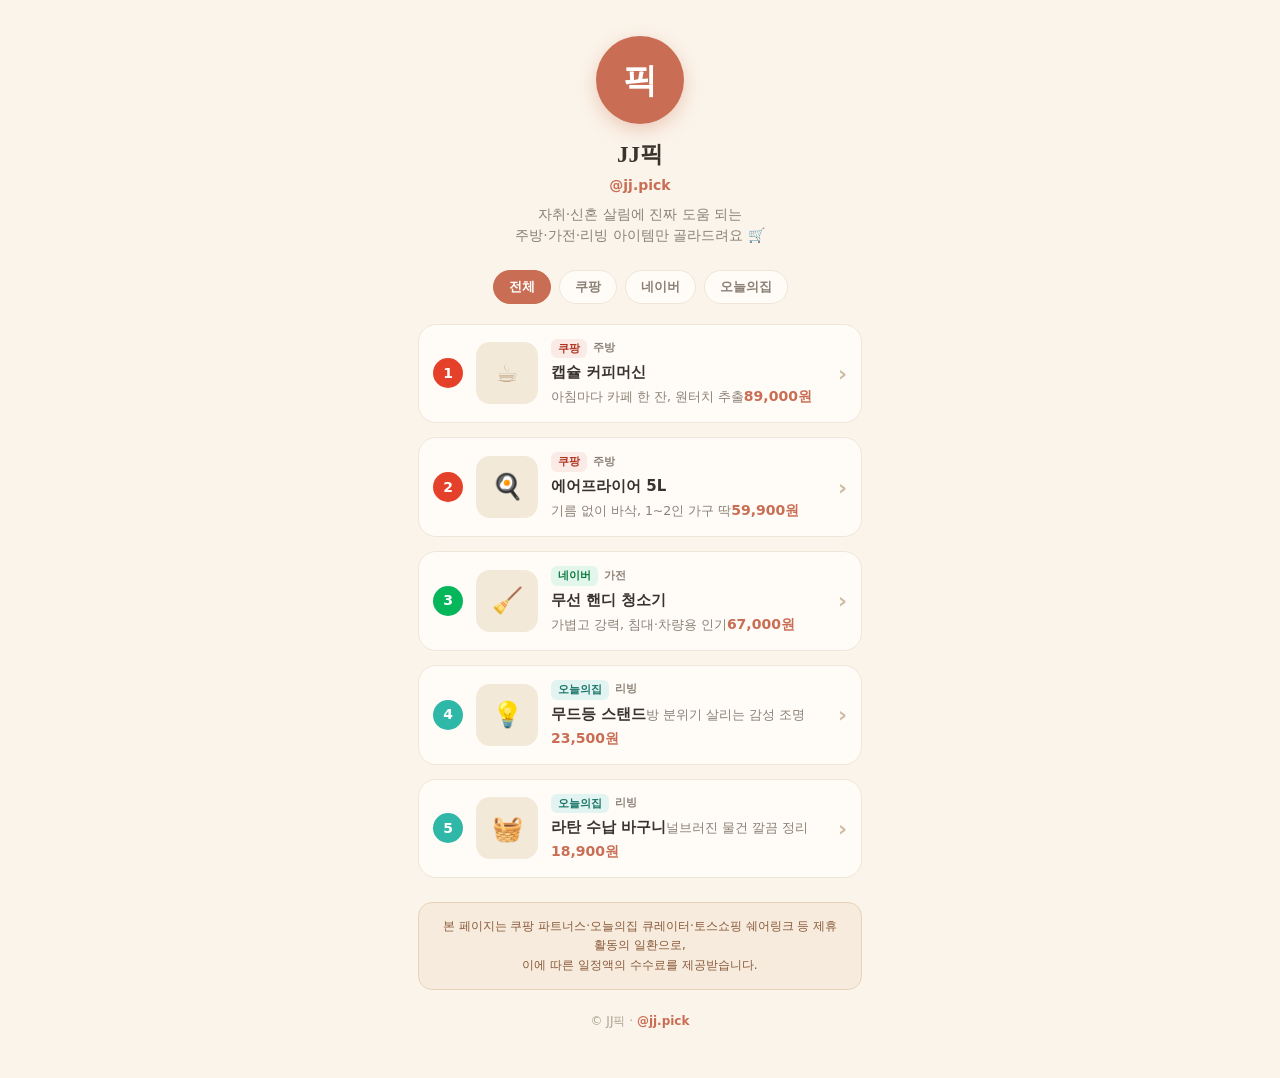
<file: index.html>
<!DOCTYPE html>
<html lang="ko">
<head>
<meta charset="UTF-8">
<meta name="viewport" content="width=device-width, initial-scale=1.0">
<title>JJ픽 · 주방 · 가전 · 리빙 추천</title>
<meta name="description" content="살림에 진짜 도움 되는 주방·가전·리빙 아이템을 쿠팡·네이버·오늘의집에서 골라 추천합니다.">
<meta property="og:title" content="JJ픽 · 주방 · 가전 · 리빙 추천">
<meta property="og:description" content="살림 고수가 직접 고른 가성비 아이템 모음">
<style>
  :root{--brand:#C96E54;--bg:#FBF4EA;--card:#FFFCF7;--text:#3A322C;--text-sub:#8B8076;--line:#EFE6D8;--radius:18px;}
  *{box-sizing:border-box;margin:0;padding:0;-webkit-tap-highlight-color:transparent;}
  body{font-family:'Apple SD Gothic Neo','Malgun Gothic',system-ui,sans-serif;background:var(--bg);color:var(--text);line-height:1.5;display:flex;justify-content:center;padding:0 0 40px;}
  .wrap{width:100%;max-width:480px;min-height:100vh;}
  .profile{text-align:center;padding:36px 24px 18px;}
  .avatar{width:88px;height:88px;border-radius:50%;margin:0 auto 14px;background:var(--brand);color:#fff;display:flex;align-items:center;justify-content:center;font-size:34px;font-weight:700;box-shadow:0 6px 18px rgba(201,110,84,.30);}
  .profile h1{font-family:'Nanum Myeongjo',serif;font-size:23px;font-weight:800;}
  .profile .handle{font-size:14px;color:var(--brand);font-weight:700;margin-top:2px;}
  .profile p{font-size:14px;color:var(--text-sub);margin-top:8px;}
  .chips{display:flex;gap:8px;justify-content:center;flex-wrap:wrap;padding:6px 20px 20px;}
  .chip{font-size:13px;font-weight:700;color:var(--text-sub);background:var(--card);border:1px solid var(--line);padding:7px 15px;border-radius:999px;cursor:pointer;}
  .chip.active{background:var(--brand);color:#fff;border-color:var(--brand);}
  .list{padding:0 18px;display:flex;flex-direction:column;gap:14px;}
  .item{display:flex;align-items:center;gap:13px;background:var(--card);border:1px solid var(--line);border-radius:var(--radius);padding:14px;text-decoration:none;color:inherit;transition:.12s;}
  .item:active{transform:scale(.98);}
  .num{flex-shrink:0;width:30px;height:30px;border-radius:50%;color:#fff;font-weight:800;font-size:14px;display:flex;align-items:center;justify-content:center;}
  .thumb{flex-shrink:0;width:62px;height:62px;border-radius:14px;background:#F3E9D9;display:flex;align-items:center;justify-content:center;font-size:25px;color:#C2A98A;overflow:hidden;}
  .thumb img{width:100%;height:100%;object-fit:cover;}
  .info{flex:1;min-width:0;}
  .meta{display:flex;align-items:center;gap:6px;margin-bottom:2px;}
  .store{font-size:10.5px;font-weight:700;padding:2px 7px;border-radius:6px;flex-shrink:0;}
  .cat{font-size:11px;color:var(--text-sub);font-weight:700;}
  .name{font-size:15px;font-weight:700;margin:1px 0 3px;white-space:nowrap;overflow:hidden;text-overflow:ellipsis;}
  .desc{font-size:12.5px;color:var(--text-sub);white-space:nowrap;overflow:hidden;text-overflow:ellipsis;}
  .price{font-size:14px;font-weight:800;color:var(--brand);margin-top:4px;}
  .go{flex-shrink:0;color:#CDBBA3;font-size:22px;font-weight:700;}
  .notice{margin:24px 18px 0;padding:14px 16px;background:#F6EBDC;border:1px solid #E7D3BC;border-radius:14px;font-size:12px;color:#8A5A3C;line-height:1.6;text-align:center;}
  .loaderr{margin:20px 18px;padding:16px;background:#F6EBDC;border:1px solid #E7D3BC;border-radius:14px;font-size:13px;color:#8A5A3C;line-height:1.7;text-align:center;}
  footer{text-align:center;font-size:12px;color:#B0A593;padding:22px 20px 8px;}
  footer a{color:var(--brand);text-decoration:none;font-weight:700;}
</style>
<!-- 방문 분석: 본문 스크립트의 GOATCOUNTER_CODE 한 줄로 켜고 끈다 (비우면 꺼짐). -->
</head>
<body>
<div class="wrap">
  <div class="profile">
    <div class="avatar" id="av"></div>
    <h1 id="nm"></h1>
    <div class="handle" id="hd"></div>
    <p id="bio"></p>
  </div>
  <div class="chips" id="chips"></div>
  <div class="list" id="list"></div>
  <div class="notice" id="notice"></div>
  <footer id="ft"></footer>
</div>

<script>
/* 데이터는 products.json 한 곳에서만 관리합니다.
   (admin.html 관리 콘솔로 편집 → products.json 내보내기 → 같은 폴더에 두기) */
const STORES = {
  "쿠팡":    { color:"#E5402A", bg:"#FBEBE7", text:"#B0341F" },
  "네이버":   { color:"#06B65B", bg:"#E3F6EC", text:"#0A7A3D" },
  "오늘의집": { color:"#2FB8A8", bg:"#E2F4F1", text:"#1C7569" },
  "토스":    { color:"#3182F6", bg:"#E8F1FE", text:"#1B64DA" },
  "알리":    { color:"#F26B1D", bg:"#FBEDE0", text:"#9A4E12" }
};
const FALLBACK = { color:"#C96E54", bg:"#F6EBDC", text:"#8A5A3C" };
/* 필터 칩은 실제 상품이 있는 스토어만 자동 표시 */
let FILTERS = ["전체"];
let active = "전체";
let DATA = null;

/* ===== 유입경로(UTM) + 클릭 추적 골격 =====
   분석 도구(GA4/GoatCounter)를 위 <head>에 붙이면 자동 전송. 없으면 콘솔에만 기록(정상).
   유입경로는 링크 뒤에 ?from=instagram 처럼 붙이면 자동 인식됨. */
/* ===== 방문 분석 (GoatCounter) =====
   GOATCOUNTER_CODE = goatcounter.com 가입 때 정한 사이트 코드 (예: "jjpick"). 비우면 분석 꺼짐.
   쿠키·개인정보 없이 방문 수·유입 경로·클릭만 센다. 대시보드: https://<코드>.goatcounter.com */
const GOATCOUNTER_CODE = "";

/* 출처(유입 플랫폼) 판별 — 우리가 붙인 ?from= 을 가장 먼저 믿는다.
   인스타는 프로필 링크에 utm_source=ig 를 스스로 붙이므로 별칭으로 통일. 꼬리표가 없으면 들어온 사이트로 추정. */
const _params = new URLSearchParams(location.search);
const SOURCE_ALIAS = { ig:"instagram", insta:"instagram", instagram:"instagram",
                       yt:"youtube", youtube:"youtube", naver:"naver", blog:"naver", clip:"naver",
                       kakao:"kakao", toss:"toss", etc:"etc" };
function detectSource(){
  const raw = (_params.get("from") || _params.get("ref") || _params.get("utm_source") || "").toLowerCase().trim();
  if (raw) return SOURCE_ALIAS[raw] || raw.replace(/[^a-z0-9_-]/g, "").slice(0, 20) || "etc";
  let host = "";
  try { host = document.referrer ? new URL(document.referrer).hostname : ""; } catch(e){}
  if (!host || host === location.hostname) return "direct";   // 새로고침·사이트 안 이동은 외부 유입 아님
  if (/instagram\.com$/.test(host)) return "instagram";
  if (/youtube\.com$|youtu\.be$/.test(host)) return "youtube";
  if (/naver\.com$/.test(host)) return "naver";
  if (/kakao/.test(host)) return "kakao";
  return "etc";
}
const SOURCE = detectSource();
try { sessionStorage.setItem("jjpick_source", SOURCE); } catch(e){}

if (GOATCOUNTER_CODE) {
  // 경로엔 플랫폼만 남긴다 — fbclid·utm_* 같은 방문자별 파라미터가 경로를 조각내지 않게.
  window.goatcounter = {
    path:     function(){ return location.pathname + (SOURCE !== "direct" ? "?from=" + SOURCE : ""); },
    referrer: function(r){ return SOURCE !== "direct" ? SOURCE : r; }
  };
  const gs = document.createElement("script");
  gs.async = true;
  gs.src = "https://gc.zgo.at/count.js";
  gs.dataset.goatcounter = "https://" + GOATCOUNTER_CODE + ".goatcounter.com/count";
  document.head.appendChild(gs);
}

/* 이벤트 기록. 방문(페이지뷰)은 GoatCounter 가 자동으로 센다 → hub_open 은 GA용으로만 남김. */
function track(event, data){
  const payload = Object.assign({ source: SOURCE }, data || {});
  try { if (typeof gtag === "function") gtag("event", event, payload); } catch(e){}
  try { if (window.dataLayer) window.dataLayer.push(Object.assign({ event: event }, payload)); } catch(e){}
  if (event === "product_click") {
    try {
      if (window.goatcounter && window.goatcounter.count)
        window.goatcounter.count({
          event: true,
          path:  "click/" + SOURCE + "/" + (payload.store || "") + "/" + (payload.name || ""),
          title: (payload.store || "") + " · " + (payload.name || "") + " (" + SOURCE + ")"
        });
    } catch(e){}
  }
  console.log("[track]", event, payload);
}

function E(s){return String(s==null?"":s).replace(/&/g,"&amp;").replace(/</g,"&lt;").replace(/>/g,"&gt;");}

const chipsEl = document.getElementById("chips");
const listEl = document.getElementById("list");

function renderProfile(){
  const pf = DATA.profile || {};
  av.textContent = pf.avatar || "";
  nm.textContent = pf.name || "";
  hd.textContent = pf.handle || "";
  bio.innerHTML = E(pf.bio).replace(/\n/g, "<br>");
  document.getElementById("notice").innerHTML = E(DATA.disclosure).replace(/\n/g, "<br>");
  ft.innerHTML = "© " + E(pf.name) + (pf.insta ? ' · <a href="' + E(pf.insta) + '" target="_blank" rel="noopener">' + E(pf.handle) + '</a>' : "");
}

function renderChips(){
  chipsEl.innerHTML = "";
  FILTERS.forEach(c=>{
    const b = document.createElement("button");
    b.className = "chip" + (c===active ? " active" : "");
    b.textContent = c;
    b.onclick = ()=>{ active = c; renderChips(); renderList(); };
    chipsEl.appendChild(b);
  });
}

function renderList(){
  const items = (DATA.products||[]).filter(p => active==="전체" || p.store===active);
  listEl.innerHTML = "";
  items.forEach((p, i)=>{
    const s = STORES[p.store] || FALLBACK;
    const a = document.createElement("a");
    a.className = "item";
    a.href = p.link || "#";
    a.target = "_blank";
    a.rel = "noopener nofollow sponsored";
    const thumb = p.img
      ? '<span class="thumb"><img src="'+E(p.img)+'" alt=""></span>'
      : '<span class="thumb">'+E(p.icon||"🛍️")+'</span>';
    a.innerHTML =
      '<span class="num" style="background:'+s.color+'">'+(i+1)+'</span>'+
      thumb+
      '<span class="info">'+
        '<span class="meta">'+
          '<span class="store" style="background:'+s.bg+';color:'+s.text+'">'+E(p.store)+'</span>'+
          '<span class="cat">'+E(p.cat)+'</span>'+
        '</span>'+
        '<span class="name">'+E(p.name)+'</span>'+
        '<span class="desc">'+E(p.desc)+'</span>'+
        '<span class="price">'+E(p.price)+'</span>'+
      '</span>'+
      '<span class="go">›</span>';
    if (p.link) a.addEventListener("click", function(){ track("product_click", { store: p.store, name: p.name, cat: p.cat, position: i+1 }); });
    listEl.appendChild(a);
  });
}

fetch("products.json", {cache:"no-store"})
  .then(r=>{ if(!r.ok) throw new Error("not found"); return r.json(); })
  .then(d=>{
    DATA = d;
    const used = [];
    (DATA.products||[]).forEach(p=>{ if(p.store && used.indexOf(p.store)===-1) used.push(p.store); });
    FILTERS = ["전체"].concat(used);
    renderProfile(); renderChips(); renderList(); track("hub_open", {});
  })
  .catch(()=>{
    listEl.innerHTML = '<div class="loaderr">상품 데이터를 불러오지 못했어요.<br>같은 폴더에 <b>products.json</b>이 있는지 확인하세요.<br><br>※ 파일을 더블클릭(로컬)으로 열면 브라우저 보안 때문에 안 보일 수 있어요 — <b>admin.html 미리보기</b>나 <b>호스팅(GitHub Pages)</b>에서 확인하세요.</div>';
  });
</script>
</body>
</html>
</file>
